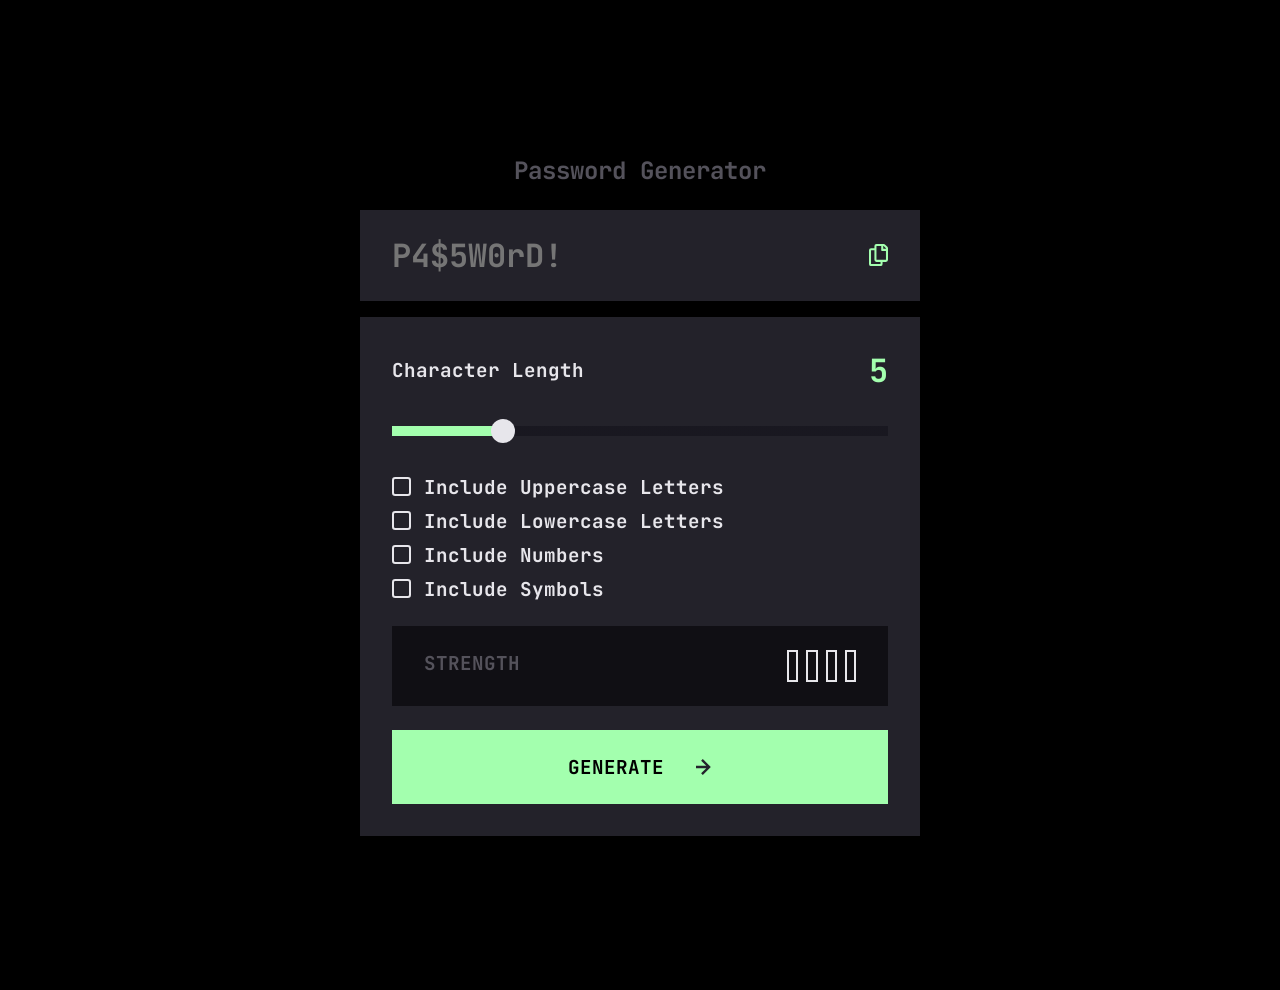
<file: index.html>
<!DOCTYPE html>
<html lang="en">
	<head>
		<meta charset="UTF-8" />
		<meta
			name="viewport"
			content="width=device-width, initial-scale=1.0" />

		<link
			rel="icon"
			type="image/png"
			sizes="32x32"
			href="./starter-code/assets/images/favicon-32x32.png" />
		<link
			rel="stylesheet"
			href="./style.css" />
		<script
			src="./main.js"
			defer></script>

		<title>Password generator app</title>
	</head>
	<body>
		<main class="password-container">
			<h1 class="password-title">Password Generator</h1>

			<article class="password-generator-container">
				<div class="password-display-container">
					<input
						type="text"
						disabled
						placeholder="P4$5W0rD!" />
					<div class="copy-logo-container">
						<p class="copy-text hidden">copied</p>
						<img
							src="./starter-code/assets/images/icon-copy.svg"
							alt="icon-copy" />
					</div>
				</div>

				<div class="password-strength-container">
					<div class="character-length-text">
						<label for="">Character Length</label>
						<p class="character-length-no">2</p>
					</div>
					<div class="character-length-range">
						<input
							type="range"
							min="1"
							max="20"
							value="5" />
					</div>

					<div class="checkbox-options">
						<div class="check">
							<input
								type="checkbox"
								name="checkbox-uppercase"
								id="checkbox-uppercase" />
							<label for="checkbox"
								>Include Uppercase Letters</label
							>
						</div>
						<div class="check">
							<input
								type="checkbox"
								name="checkbox-lowercase"
								id="checkbox-lowercase" />
							<label for="checkbox">
								Include Lowercase Letters
							</label>
						</div>
						<div class="check">
							<input
								type="checkbox"
								name="checkbox-number"
								id="checkbox-number" />
							<label for="checkbox"> Include Numbers </label>
						</div>
						<div class="check">
							<input
								type="checkbox"
								name="checkbox-symbol"
								id="checkbox-symbol" />
							<label for="checkbox"> Include Symbols </label>
						</div>
					</div>

					<div class="strength-inner-container">
						<p class="strength-title">Strength</p>
						<div class="strength-character-length">
							<p class="strength-text"></p>
							<div class="strength-bars">
								<div class="str"></div>
								<div class="str"></div>
								<div class="str"></div>
								<div class="str"></div>
							</div>
						</div>
					</div>
					<button class="generate-btn">
						Generate
						<img
							src="./starter-code/assets/images/icon-arrow-right.svg"
							alt="icon-arrow-right" />
					</button>
				</div>
			</article>
		</main>
	</body>
</html>
</file>
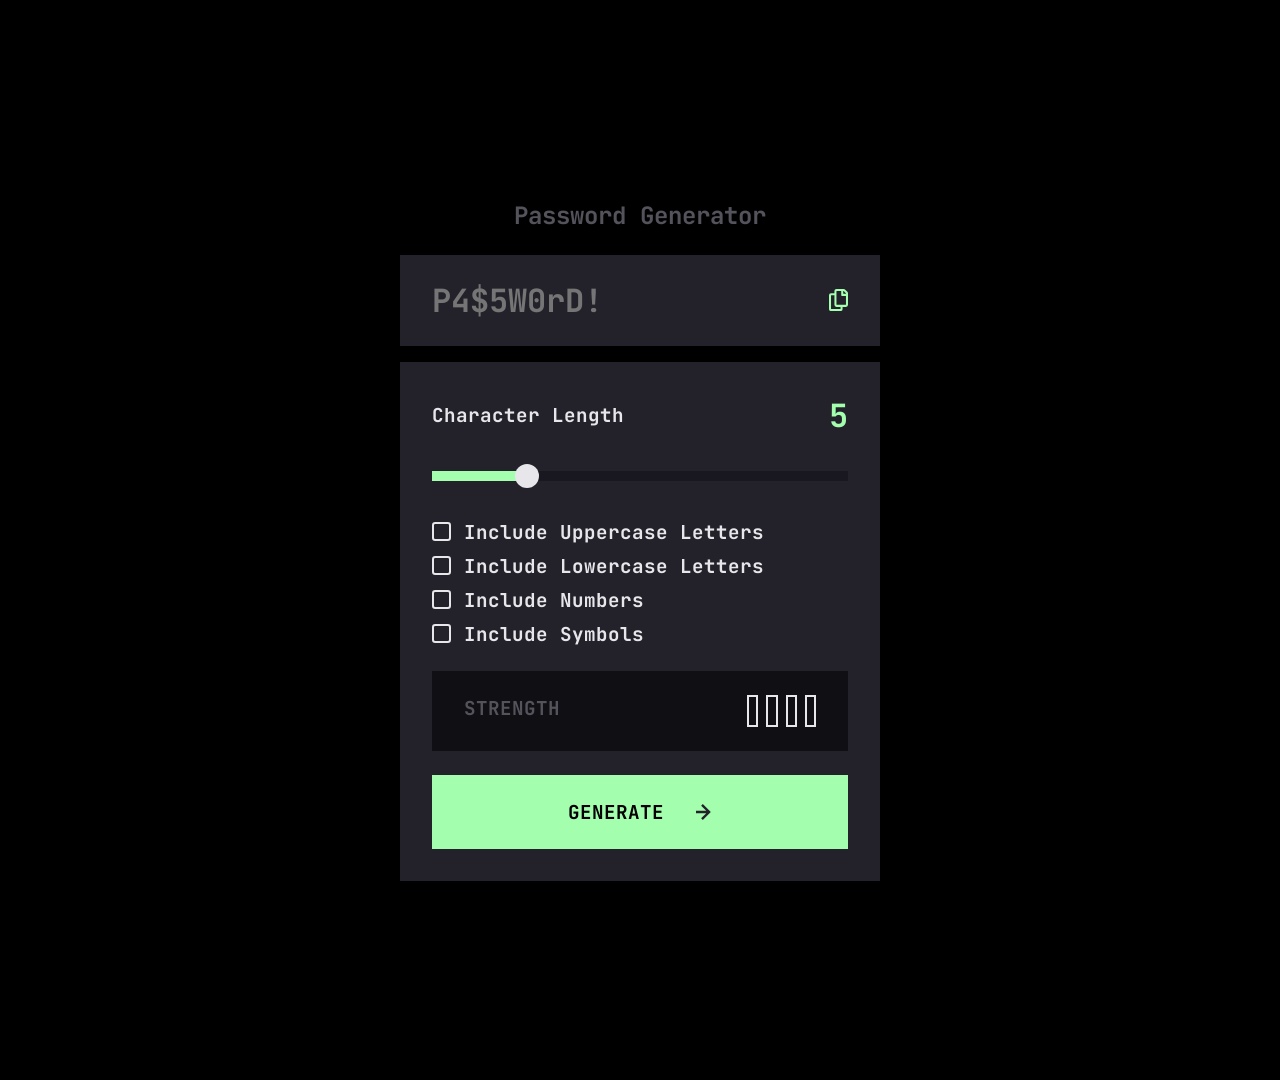
<file: starter-code/index.html>
<!DOCTYPE html>
<html lang="en">
	<head>
		<meta charset="UTF-8" />
		<meta
			name="viewport"
			content="width=device-width, initial-scale=1.0" />

		<link
			rel="icon"
			type="image/png"
			sizes="32x32"
			href="./assets/images/favicon-32x32.png" />
		<link
			rel="stylesheet"
			href="./style.css" />
		<script
			src="./main.js"
			defer></script>

		<title>Password generator app</title>
	</head>
	<body>
		<main class="password-container">
			<h1 class="password-title">Password Generator</h1>

			<article class="password-generator-container">
				<div class="password-display-container">
					<input
						type="text"
						disabled
						placeholder="P4$5W0rD!" />
					<div class="copy-logo-container">
						<p class="copy-text hidden">copied</p>
						<img
							src="./assets/images/icon-copy.svg"
							alt="icon-copy" />
					</div>
				</div>

				<div class="password-strength-container">
					<div class="character-length-text">
						<label for="">Character Length</label>
						<p class="character-length-no">2</p>
					</div>
					<div class="character-length-range">
						<input
							type="range"
							min="1"
							max="20"
							value="5" />
					</div>

					<div class="checkbox-options">
						<div class="check">
							<input
								type="checkbox"
								name="checkbox-uppercase"
								id="checkbox-uppercase" />
							<label for="checkbox"
								>Include Uppercase Letters</label
							>
						</div>
						<div class="check">
							<input
								type="checkbox"
								name="checkbox-lowercase"
								id="checkbox-lowercase" />
							<label for="checkbox">
								Include Lowercase Letters
							</label>
						</div>
						<div class="check">
							<input
								type="checkbox"
								name="checkbox-number"
								id="checkbox-number" />
							<label for="checkbox"> Include Numbers </label>
						</div>
						<div class="check">
							<input
								type="checkbox"
								name="checkbox-symbol"
								id="checkbox-symbol" />
							<label for="checkbox"> Include Symbols </label>
						</div>
					</div>

					<div class="strength-inner-container">
						<p class="strength-title">Strength</p>
						<div class="strength-character-length">
							<p class="strength-text"></p>
							<div class="strength-bars">
								<div class="str"></div>
								<div class="str"></div>
								<div class="str"></div>
								<div class="str"></div>
							</div>
						</div>
					</div>
					<button class="generate-btn">Generate
						<img src="./assets/images/icon-arrow-right.svg" alt="icon-arrow-right">
					</button>
				</div>
			</article>
		</main>
	</body>
</html>
</file>
<file: style.css>
@import url("https://fonts.googleapis.com/css2?family=JetBrains+Mono:ital,wght@0,100..800;1,100..800&family=Space+Mono:ital,wght@0,400;0,700;1,400;1,700&display=swap");
/* || RESET */
*,
::before,
::after {
	padding: 0;
	box-sizing: border-box;
	margin: 0;
}
img {
	display: block;
	max-width: 100%;
	height: auto;
}
input,
button {
	font: inherit;
	border: none;
}

/* || VARIABLES */
:root {
	/* HSL-COLORS */
	--HSL-WHITE: 0, 0%, 100%;
	--HSL-BLACK: 0, 0%, 0%;
	--HSL-DARK-GRAY: 255, 22%, 4%;
	--HSL-DARKER-GRAY: 247, 11%, 15%;
	--HSL-LIGHT-GRAY: 248, 15%, 11%;
	--HSL-LIGHER-GRAY: 248, 5%, 34%;
	--HSL-WHITE-GRAY: 252, 11%, 91%;
	--HSL-GREEN: 127, 100%, 82%;
	--HSL-YELLOW: 42, 91%, 68%;
	--HSL-ORANGE: 13, 95%, 66%;
	--HSL-RED: 0, 91%, 63%;

	/* COLORS */
	--WHITE: hsl(0, 0%, 100%);
	--BLACK: hsl(0, 0%, 0%);
	--DARK-GRAY: hsl(255, 20%, 4%);
	--DARKER-GRAY: hsl(247, 11%, 15%);
	--LIGHT-GRAY: hsl(248, 15%, 11%);
	--LIGHER-GRAY: hsl(248, 5%, 34%);
	--WHITE-GRAY: hsl(252, 11%, 91%);
	--GREEN: hsl(127, 100%, 82%);
	--YELLOW: hsl(42, 91%, 68%);
	--ORANGE: hsl(13, 95%, 66%);
	--RED: hsl(0, 91%, 63%);

	/* || FONTS */
	--FF: "JetBrains Mono", monospace;
	--space8: 0.5rem;
	--space16: 1rem;
	--space24: 1.5rem;
	--space32: 2rem;
	--space56: 3.5rem;
	--space80: 5rem;
	--space104: 6.5rem;
	--space128: 8rem;
	--space160: 10rem;
	--space176: 11rem;
	--space184: 11.5rem;
}

/* || GENERAL */
body {
	display: flex;
	flex-flow: column nowrap;
	justify-content: center;
	align-items: center;
	background-color: var(--BLACK);
}
.password-container {
	min-height: 105vh;
	font-family: var(--FF);
	display: flex;
	flex-flow: column nowrap;
	justify-content: center;
	align-items: center;
	gap: var(--space24);
	font-weight: 700;
}
h1,
.strength-title {
	color: hsl(var(--HSL-LIGHER-GRAY), 1);
	font-size: var(--space24);
}
.password-generator-container {
	display: flex;
	flex-flow: column nowrap;
	gap: var(--space16);
	justify-content: center;
	align-items: center;
	margin-inline: 1rem;
	width: 20rem;
}
.password-display-container {
	width: 100%;
	position: relative;
}
.copy-logo-container {
	position: absolute;
	right: 2rem;
	top: 50%;
	transform: translateY(-50%);
	pointer-events: none;
	display: flex;
	justify-content: center;
	align-items: center;
	gap: 0.2rem;
	pointer-events: none;
}
.copy-logo-container img {
	width: 1rem;
	pointer-events: auto;
	cursor: pointer;
}
.copy-text {
	color: var(--GREEN);
	text-transform: uppercase;
	font-size: var(--space8);
}

input[type="text"] {
	font-size: 1.05rem;
	padding: 1.5rem 2rem;
	width: 100%;
	color: var(--WHITE-GRAY);
	background-color: var(--DARKER-GRAY);
	outline: none;
}
.password-strength-container {
	width: 100%;
	background-color: var(--DARKER-GRAY);
	padding: 2rem;
	display: flex;
	justify-content: center;
	flex-flow: column nowrap;
	font-size: 1.2rem;
	color: var(--WHITE-GRAY);
	gap: var(--space24);
}
.character-length-text {
	display: flex;
	justify-content: space-between;
	align-items: center;
}
.character-length-no {
	color: var(--GREEN);
	font-size: 2rem;
}
.character-length-range {
	width: 100%;
}
input[type="range"] {
	width: 100%;
	height: 0.6rem;
	cursor: pointer;
	-webkit-appearance: none;
	appearance: none;
	background: linear-gradient(
		to right,
		hsl(127, 100%, 82%) 0%,
		hsl(127, 100%, 82%) var(--value, 50%),
		hsl(248, 15%, 11%) var(--value, 50%),
		hsl(248, 15%, 11%) 100%
	);
}
input[type="range"]::-webkit-slider-runnable-track {
	height: 0.5rem;
	background: transparent;
}
input[type="range"]::-webkit-slider-thumb {
	-webkit-appearance: none;
	appearance: none;
	background: hsl(252, 11%, 91%);
	width: 1.5rem;
	height: 1.5rem;
	border-radius: 50%;
	border: none;
	margin-top: -0.5rem;
	transition: 0.2s ease;
}
input[type="range"]::-webkit-slider-thumb:active {
	background-color: var(--DARKER-GRAY);
	transform: scale(1.2);
	border: 1px solid var(--GREEN);
}
.checkbox-options {
	display: grid;
	gap: 0.5rem;
	margin-top: 0.5rem;
}
input[type="checkbox"] {
	appearance: none;
	-webkit-appearance: none;
	-moz-appearance: none;
	width: 1.2rem;
	height: 1.2rem;
	border: 2px solid var(--WHITE-GRAY);
	border-radius: 0.2rem;
	background-color: transparent;
	display: inline-block;
	position: relative;
	cursor: pointer;
	transition: all 0.3s ease;
	flex-shrink: 0;
}
input[type="checkbox"]:active {
	border-color: var(--GREEN);
}

input[type="checkbox"]:checked {
	background-color: var(--GREEN);
	border-color: var(--GREEN);
}

input[type="checkbox"]:checked::after {
	content: url("./starter-code/assets/images/icon-check.svg");
	position: absolute;
	top: 0%;
	left: 49%;
	transform: translate(-50%, -50%);
	width: 0.7rem;
	height: 0.7rem;
}

.check {
	display: flex;
	align-items: center;
	gap: 0.8rem;
	color: var(--WHITE-GRAY);
}
.strength-inner-container {
	display: flex;
	justify-content: space-between;
	align-content: center;
	background-color: hsl(var(--HSL-DARK-GRAY), 0.7);
	padding: 1.5rem 1rem;
}
.strength-title {
	font-size: 1rem;
	text-transform: uppercase;
}
.strength-character-length {
	display: flex;
	justify-content: center;
	align-items: center;
	gap: 0.7rem;
}
.strength-bars {
	display: flex;
	justify-content: center;
	flex-flow: row nowrap;
	gap: 0.5rem;
}
.str {
	width: 0.5rem;
	height: 1.6rem;
	border: 2px solid var(--WHITE-GRAY);
}
.resetBar {
	background-color: transparent;
	border: 2px solid var(--WHITE-GRAY);
}
.one {
	background-color: var(--RED);
}
.two {
	background-color: var(--ORANGE);
}
.three {
	background-color: var(--YELLOW);
}
.four {
	background-color: var(--GREEN);
}
.str.one,
.str.two,
.str.three,
.str.four {
	border: none;
}
.strength-text {
	font-size: 1rem;
	white-space: nowrap;
}
.generate-btn {
	padding: 1.5rem 2rem;
	cursor: pointer;
	width: 100;
	font-size: 1.2rem;
	display: flex;
	justify-content: center;
	align-items: center;
	gap: 2rem;
	background-color: var(--GREEN);
	transition: background-color 0.5s ease-in-out;
	text-transform: uppercase;
}
.resetBtn {
	background-color: var(--GREEN);
}
.generate-btn img {
	width: 1rem;
	height: auto;
}
.generate-btn.hover-effect {
	background-color: transparent;
	border: 3px solid var(--GREEN);
	color: var(--GREEN);
	font-size: 1.3rem;
}
.hidden {
	display: none;
}

/* MEDIA QUERY */
@media (min-width: 38rem) {
	.password-container {
		min-height: 110vh;
	}
	.password-generator-container {
		margin-inline: 0;
		width: 35rem;
	}
	.strength-text {
		font-size: 1.6rem;
	}
	.strength-inner-container {
		padding: 1.5rem 2rem;
	}
	.str {
		width: 0.7rem;
		height: 2rem;
		border: 2px solid var(--WHITE-GRAY);
	}
	.strength-title {
		font-size: 1.2rem;
		text-transform: uppercase;
	}
	.strength-character-length {
		gap: 1rem;
	}
	input[type="text"] {
		font-size: var(--space32);
	}
	.copy-logo-container {
		gap: var(--space8);
	}
	.copy-logo-container img {
		width: 1.2rem;
	}
	.copy-text {
		font-size: var(--space16);
	}
	.generate-btn:hover {
		background-color: transparent;
		border: 3px solid var(--GREEN);
		color: var(--GREEN);
		font-size: 1.3rem;
	}
	input[type="range"]::-webkit-slider-thumb:hover {
		background: var(--DARKER-GRAY);
		transform: scale(1.2);
		border: 2px solid var(--GREEN);
	}
	input[type="checkbox"]:hover {
		border-color: var(--GREEN);
	}
}
</file>
<file: starter-code/style.css>
@import url("https://fonts.googleapis.com/css2?family=JetBrains+Mono:ital,wght@0,100..800;1,100..800&family=Space+Mono:ital,wght@0,400;0,700;1,400;1,700&display=swap");
/* || RESET */
*,
::before,
::after {
	padding: 0;
	box-sizing: border-box;
	margin: 0;
}
img {
	display: block;
	max-width: 100%;
	height: auto;
}
input,
button {
	font: inherit;
	border: none;
}

/* || VARIABLES */
:root {
	/* HSL-COLORS */
	--HSL-WHITE: 0, 0%, 100%;
	--HSL-BLACK: 0, 0%, 0%;
	--HSL-DARK-GRAY: 255, 22%, 4%;
	--HSL-DARKER-GRAY: 247, 11%, 15%;
	--HSL-LIGHT-GRAY: 248, 15%, 11%;
	--HSL-LIGHER-GRAY: 248, 5%, 34%;
	--HSL-WHITE-GRAY: 252, 11%, 91%;
	--HSL-GREEN: 127, 100%, 82%;
	--HSL-YELLOW: 42, 91%, 68%;
	--HSL-ORANGE: 13, 95%, 66%;
	--HSL-RED: 0, 91%, 63%;

	/* COLORS */
	--WHITE: hsl(0, 0%, 100%);
	--BLACK: hsl(0, 0%, 0%);
	--DARK-GRAY: hsl(255, 20%, 4%);
	--DARKER-GRAY: hsl(247, 11%, 15%);
	--LIGHT-GRAY: hsl(248, 15%, 11%);
	--LIGHER-GRAY: hsl(248, 5%, 34%);
	--WHITE-GRAY: hsl(252, 11%, 91%);
	--GREEN: hsl(127, 100%, 82%);
	--YELLOW: hsl(42, 91%, 68%);
	--ORANGE: hsl(13, 95%, 66%);
	--RED: hsl(0, 91%, 63%);

	/* || FONTS */
	--FF: "JetBrains Mono", monospace;
	--space8: 0.5rem;
	--space16: 1rem;
	--space24: 1.5rem;
	--space32: 2rem;
	--space56: 3.5rem;
	--space80: 5rem;
	--space104: 6.5rem;
	--space128: 8rem;
	--space160: 10rem;
	--space176: 11rem;
	--space184: 11.5rem;
}

/* || GENERAL */
body {
	display: flex;
	flex-flow: column nowrap;
	justify-content: center;
	align-items: center;
	background-color: var(--BLACK);
}
.password-container {
	min-height: 120vh;
	font-family: var(--FF);
	display: flex;
	flex-flow: column nowrap;
	justify-content: center;
	align-items: center;
	gap: var(--space24);
	font-weight: 700;
}
h1,
.strength-title {
	color: hsl(var(--HSL-LIGHER-GRAY), 1);
	font-size: var(--space24);
}
.password-generator-container {
	display: flex;
	flex-flow: column nowrap;
	gap: var(--space16);
	justify-content: center;
	align-items: center;
	margin-inline: 3rem;
	width: 20rem;
}
.password-display-container {
	width: 100%;
	position: relative;
}
.copy-logo-container {
	position: absolute;
	right: 2rem;
	top: 50%;
	transform: translateY(-50%);
	pointer-events: none;
	display: flex;
	justify-content: center;
	align-items: center;
	gap: 0.2rem;
	pointer-events: none;
}
.copy-logo-container img {
	width: 1rem;
	pointer-events: auto;
	cursor: pointer;
}
.copy-text {
	color: var(--GREEN);
	text-transform: uppercase;
	font-size: var(--space8);
}

input[type="text"] {
	font-size: 1.05rem;
	padding: 1.5rem 2rem;
	width: 100%;
	color: var(--WHITE-GRAY);
	background-color: var(--DARKER-GRAY);
	outline: none;
}
.password-strength-container {
	width: 100%;
	background-color: var(--DARKER-GRAY);
	padding: 2rem;
	display: flex;
	justify-content: center;
	flex-flow: column nowrap;
	font-size: 1.2rem;
	color: var(--WHITE-GRAY);
	gap: var(--space24);
}
.character-length-text {
	display: flex;
	justify-content: space-between;
	align-items: center;
}
.character-length-no {
	color: var(--GREEN);
	font-size: 2rem;
}
.character-length-range {
	width: 100%;
}
input[type="range"] {
	width: 100%;
	height: 0.6rem;
	cursor: pointer;
	-webkit-appearance: none;
	appearance: none;
	background: linear-gradient(
		to right,
		hsl(127, 100%, 82%) 0%,
		hsl(127, 100%, 82%) var(--value, 50%),
		hsl(248, 15%, 11%) var(--value, 50%),
		hsl(248, 15%, 11%) 100%
	);
}
input[type="range"]::-webkit-slider-runnable-track {
	height: 0.5rem;
	background: transparent;
}
input[type="range"]::-webkit-slider-thumb {
	-webkit-appearance: none;
	appearance: none;
	background: hsl(252, 11%, 91%);
	width: 1.5rem;
	height: 1.5rem;
	border-radius: 50%;
	border: none;
	margin-top: -0.5rem;
	transition: 0.2s ease;
}
input[type="range"]::-webkit-slider-thumb:hover {
	background: hsl(127, 100%, 82%);
	transform: scale(1.1);
}
.checkbox-options {
	display: grid;
	gap: 0.5rem;
	margin-top: 0.5rem;
}
input[type="checkbox"] {
	appearance: none;
	-webkit-appearance: none;
	-moz-appearance: none;
	width: 1.2rem;
	height: 1.2rem;
	border: 2px solid var(--WHITE-GRAY);
	border-radius: 0.2rem;
	background-color: transparent;
	display: inline-block;
	position: relative;
	cursor: pointer;
	transition: all 0.3s ease;
	flex-shrink: 0;
}
input[type="checkbox"]:hover {
	border-color: var(--GREEN);
}

input[type="checkbox"]:checked {
	background-color: var(--GREEN);
	border-color: var(--GREEN);
}

input[type="checkbox"]:checked::after {
	content: url("./assets/images/icon-check.svg");
	position: absolute;
	top: 0%;
	left: 49%;
	transform: translate(-50%, -50%);
	width: 0.7rem;
	height: 0.7rem;
}

.check {
	display: flex;
	align-items: center;
	gap: 0.8rem;
	color: var(--WHITE-GRAY);
	cursor: pointer;
}
.strength-inner-container {
	display: flex;
	justify-content: space-between;
	align-content: center;
	background-color: hsl(var(--HSL-DARK-GRAY), 0.7);
	padding: 1.5rem 1rem;
}
.strength-title {
	font-size: 1rem;
	text-transform: uppercase;
}
.strength-character-length {
	display: flex;
	justify-content: center;
	align-items: center;
	gap: 0.7rem;
}
.strength-bars {
	display: flex;
	justify-content: center;
	flex-flow: row nowrap;
	gap: 0.5rem;
}
.str {
	width: 0.5rem;
	height: 1.6rem;
	border: 2px solid var(--WHITE-GRAY);
}
.resetBar {
	background-color: transparent;
	border: 2px solid var(--WHITE-GRAY);
}
.one {
	border: none;
	background-color: var(--RED);
}
.two {
	border: none;
	background-color: var(--ORANGE);
}
.three {
	border: none;
	background-color: var(--YELLOW);
}
.four {
	border: none;
	background-color: var(--GREEN);
}
.strength-text {
	font-size: 1rem;
	white-space: nowrap;
}
.generate-btn {
	padding: 1.5rem 2rem;
	cursor: pointer;
	width: 100;
	font-size: 1.2rem;
	display: flex;
	justify-content: center;
	align-items: center;
	gap: 2rem;
	background-color: var(--GREEN);
	transition: background-color 0.3s ease-in-out;
	text-transform: uppercase;
}
.generate-btn img {
	width: 1rem;
	height: auto;
}
.generate-btn:hover,
.generate-btn:focus-visible {
	background-color: transparent;
	border: 3px solid var(--GREEN);
	color: var(--GREEN);
	font-size: 1.3rem;
}
.hidden {
	display: none;
}

/* MEDIA QUERY */
@media (min-width: 38rem) {
	.password-generator-container {
		margin-inline: 0;
		width: 30rem;
	}
	.strength-text {
		font-size: 1.6rem;
	}
	.strength-inner-container {
		padding: 1.5rem 2rem;
	}
	.str {
		width: 0.7rem;
		height: 2rem;
		border: 2px solid var(--WHITE-GRAY);
	}
	.strength-title {
		font-size: 1.2rem;
		text-transform: uppercase;
	}
	.strength-character-length {
		gap: 1rem;
	}
	input[type="text"] {
		font-size: var(--space32);
	}
	.copy-logo-container {
		gap: var(--space8);
	}
	.copy-logo-container img {
		width: 1.2rem;
	}
	.copy-text {
		font-size: var(--space16);
	}
}
</file>
